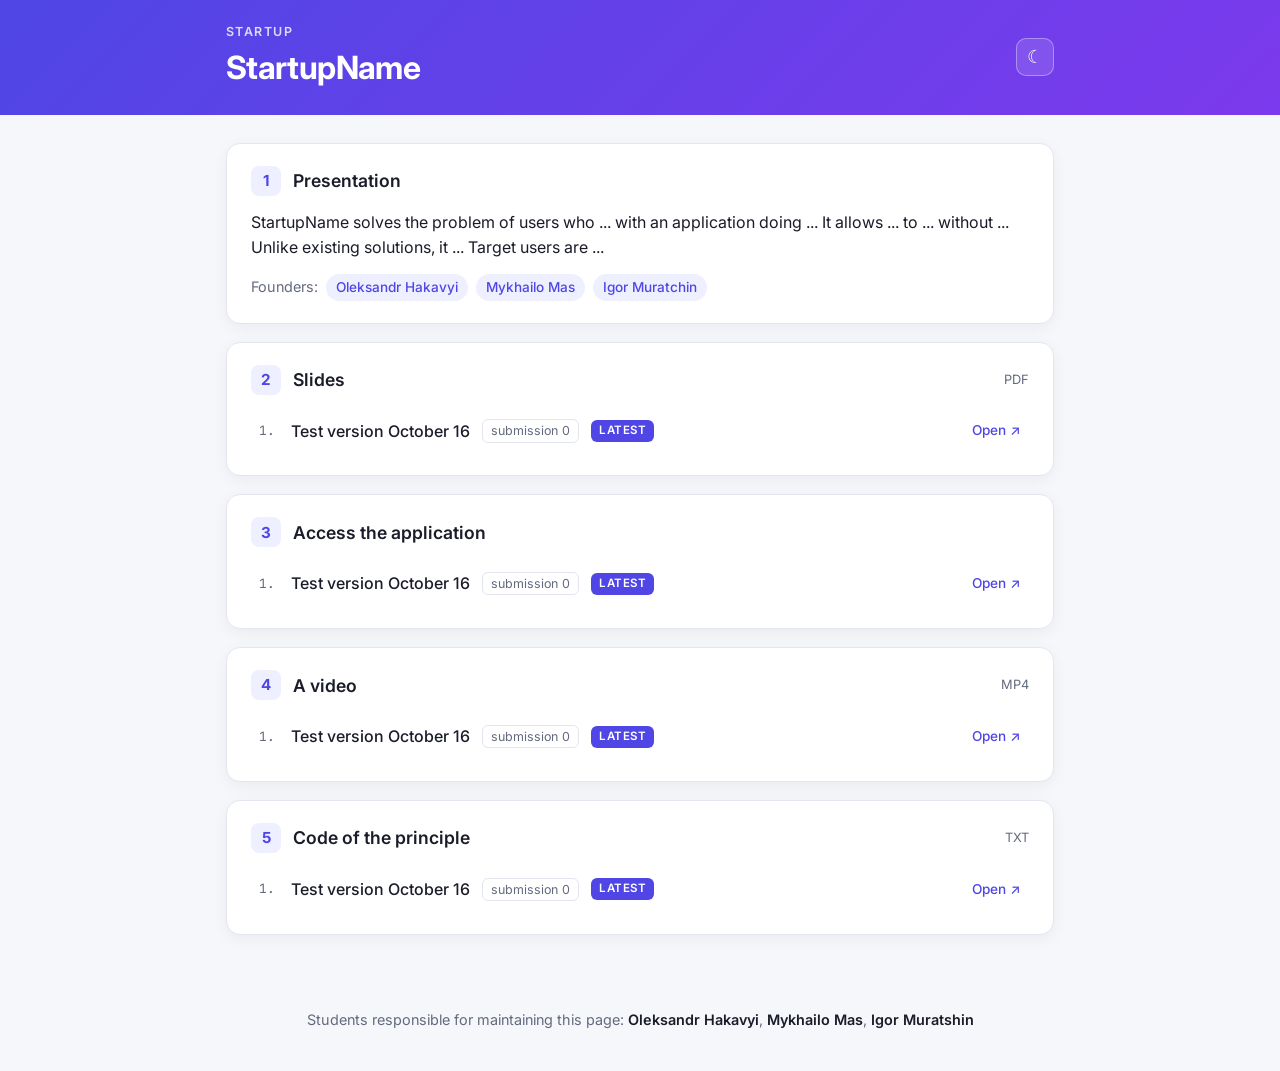
<file: index.html>
<!doctype html>
<html lang="en">
  <head>
    <meta charset="UTF-8" />
    <meta name="viewport" content="width=device-width, initial-scale=1.0" />
    <title>Startup StartupName</title>

    <link rel="preconnect" href="https://fonts.googleapis.com" />
    <link rel="preconnect" href="https://fonts.gstatic.com" crossorigin />
    <link
      rel="stylesheet"
      href="https://fonts.googleapis.com/css2?family=Inter:wght@400;500;600;700&family=JetBrains+Mono:wght@500&display=swap"
    />
    <link rel="stylesheet" href="src/css/style.css" />
    <script src="src/js/theme.js"></script>
  </head>

  <body>
    <header class="site-header">
      <div class="container">
        <div>
          <div class="site-header__label">Startup</div>
          <h1>StartupName</h1>
        </div>
        <button
          id="theme-toggle"
          class="theme-toggle"
          type="button"
          aria-label="Toggle light/dark theme"
        ></button>
      </div>
    </header>

    <main class="container">
      <ol class="sections">
        <!-- 1. Presentation -->
        <li class="section">
          <div class="section__header">
            <h2>Presentation</h2>
          </div>
          <p class="pitch">
            StartupName solves the problem of users who ... with an application
            doing ... It allows ... to ... without ... Unlike existing
            solutions, it ... Target users are ...
          </p>
          <div class="founders">
            Founders:
            <span class="chip">Oleksandr Hakavyi</span>
            <span class="chip">Mykhailo Mas</span>
            <span class="chip">Igor Muratchin</span>
          </div>
        </li>

        <!-- 2. Slides -->
        <li class="section">
          <div class="section__header">
            <h2>Slides</h2>
            <span class="section__format">PDF</span>
          </div>
          <ol class="versions">
            <li>
              <a
                class="version"
                href="slides/slides_v1.pdf"
                target="_blank"
                rel="noopener"
              >
                <span class="version__date">Test version October 16</span>
                <span class="version__submission">submission 0</span>
                <span class="version__action">Open ↗</span>
              </a>
            </li>
          </ol>
        </li>

        <!-- 3. Application -->
        <li class="section">
          <div class="section__header">
            <h2>Access the application</h2>
          </div>
          <ol class="versions">
            <li>
              <a
                class="version"
                href="app/index.html"
                target="_blank"
                rel="noopener"
              >
                <span class="version__date">Test version October 16</span>
                <span class="version__submission">submission 0</span>
                <span class="version__action">Open ↗</span>
              </a>
            </li>
          </ol>
        </li>

        <!-- 4. Video -->
        <li class="section">
          <div class="section__header">
            <h2>A video</h2>
            <span class="section__format">MP4</span>
          </div>
          <ol class="versions">
            <li>
              <a
                class="version"
                href="video/video_v1.mp4"
                target="_blank"
                rel="noopener"
              >
                <span class="version__date">Test version October 16</span>
                <span class="version__submission">submission 0</span>
                <span class="version__action">Open ↗</span>
              </a>
            </li>
          </ol>
        </li>

        <!-- 5. Code of the principle -->
        <li class="section">
          <div class="section__header">
            <h2>Code of the principle</h2>
            <span class="section__format">TXT</span>
          </div>
          <ol class="versions">
            <li>
              <a
                class="version"
                href="code/view.html?file=../app/index.html"
                target="_blank"
                rel="noopener"
              >
                <span class="version__date">Test version October 16</span>
                <span class="version__submission">submission 0</span>
                <span class="version__action">Open ↗</span>
              </a>
            </li>
          </ol>
        </li>
      </ol>
    </main>

    <footer class="site-footer">
      Students responsible for maintaining this page:
      <strong>Oleksandr Hakavyi</strong>, <strong>Mykhailo Mas</strong>,
      <strong>Igor Muratshin</strong>
    </footer>
  </body>
</html>
</file>
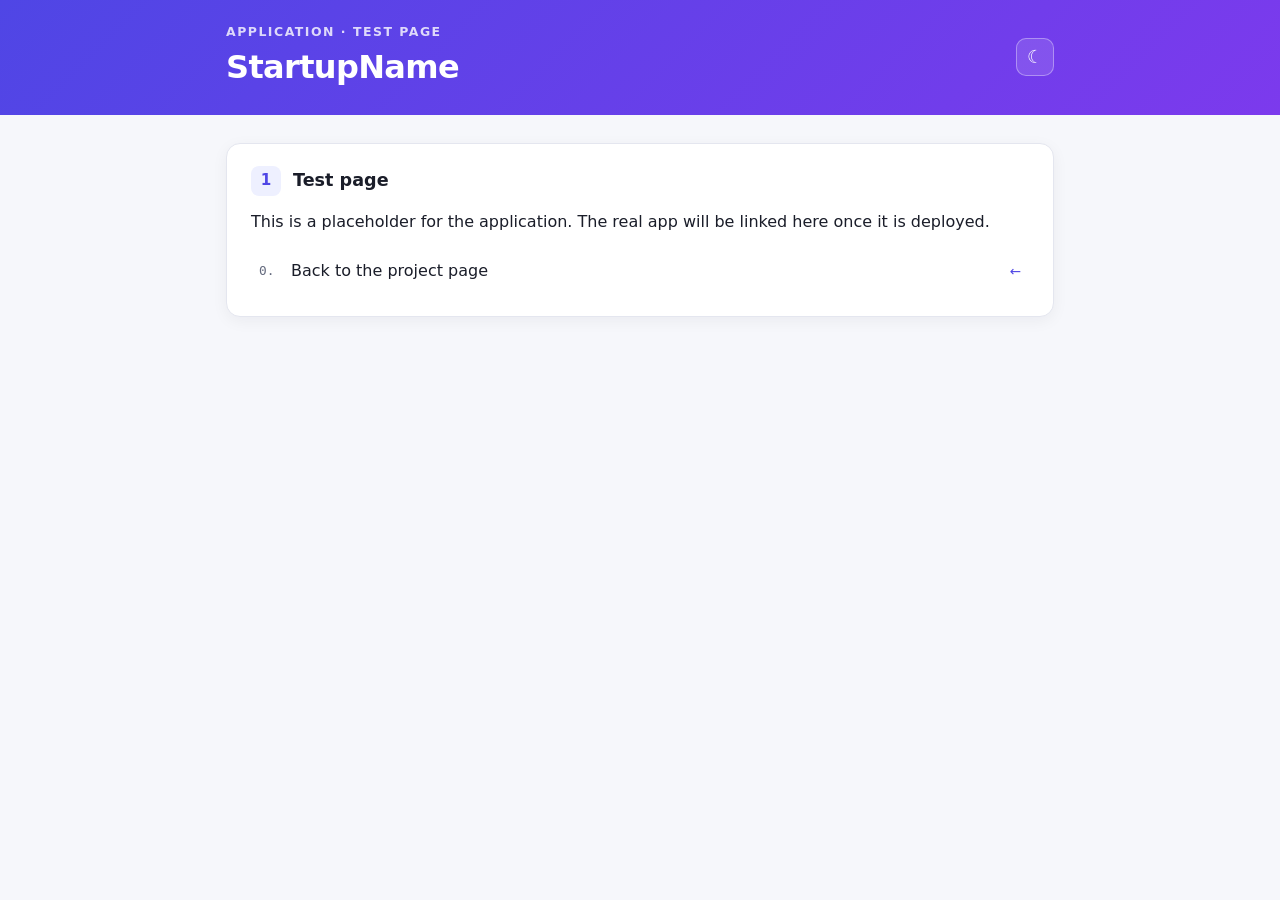
<file: app/index.html>
<!doctype html>
<html lang="en">
  <head>
    <meta charset="UTF-8" />
    <meta name="viewport" content="width=device-width, initial-scale=1.0" />
    <title>StartupName App (test)</title>
    <link rel="stylesheet" href="../src/css/style.css" />
    <script src="../src/js/theme.js"></script>
  </head>

  <body>
    <header class="site-header">
      <div class="container">
        <div>
          <div class="site-header__label">Application · test page</div>
          <h1>StartupName</h1>
        </div>
        <button id="theme-toggle" class="theme-toggle" type="button" aria-label="Toggle light/dark theme"></button>
      </div>
    </header>

    <main class="container">
      <div class="section">
        <div class="section__header">
          <h2>Test page</h2>
        </div>
        <p class="pitch">
          This is a placeholder for the application. The real app will be linked here once it is deployed.
        </p>
        <a class="version" href="../index.html">
          <span class="version__date">Back to the project page</span>
          <span class="version__action">←</span>
        </a>
      </div>
    </main>
  </body>
</html>
</file>
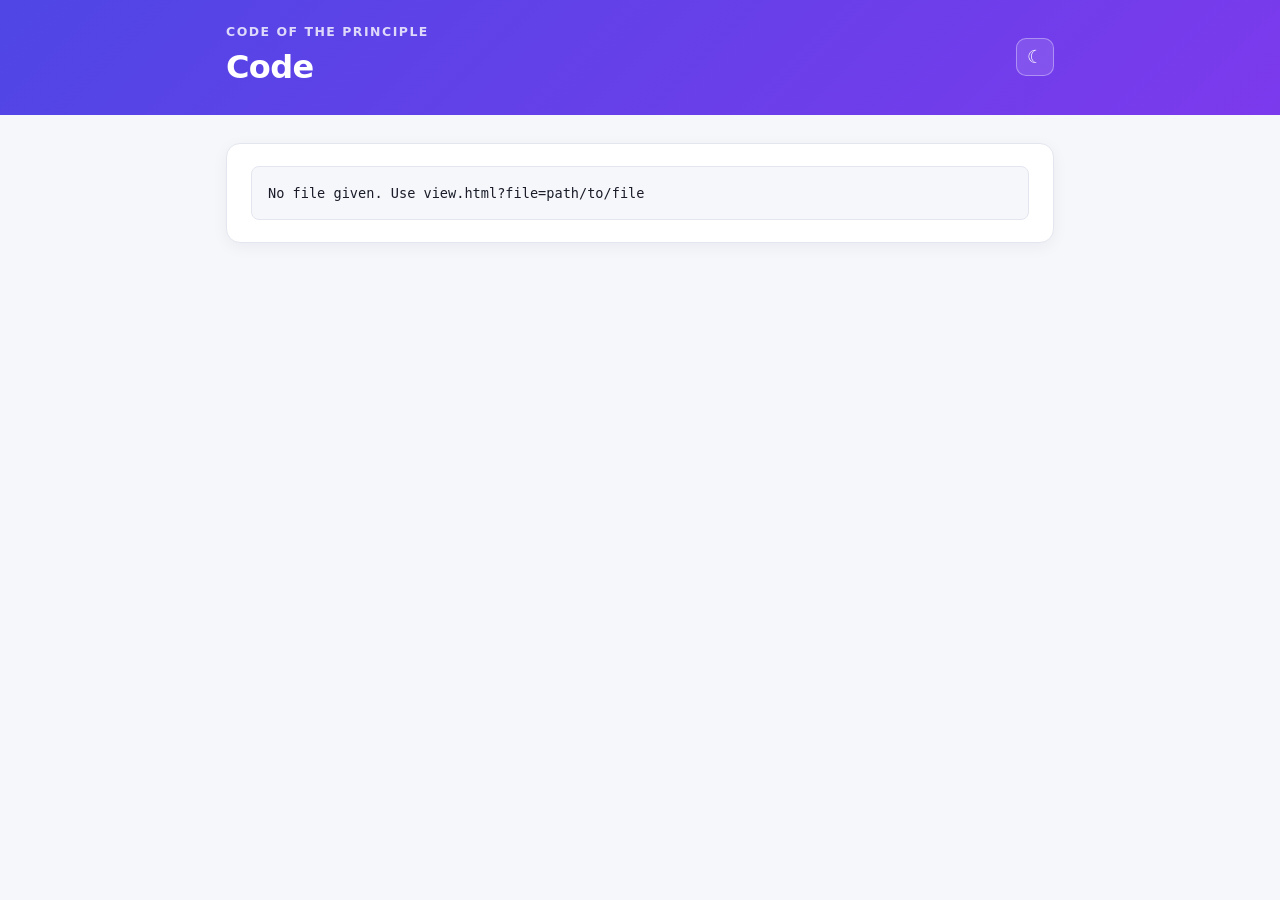
<file: code/view.html>
<!doctype html>
<html lang="en">
  <head>
    <meta charset="UTF-8" />
    <meta name="viewport" content="width=device-width, initial-scale=1.0" />
    <title>Code viewer</title>
    <link rel="stylesheet" href="../src/css/style.css" />
    <script src="../src/js/theme.js"></script>
    <style>
      .code {
        margin: 0;
        padding: 16px;
        overflow-x: auto;
        font-family: 'JetBrains Mono', ui-monospace, monospace;
        font-size: 0.85rem;
        line-height: 1.5;
        background: var(--bg);
        border: 1px solid var(--border);
        border-radius: 8px;
      }
    </style>
  </head>

  <body>
    <header class="site-header">
      <div class="container">
        <div>
          <div class="site-header__label">Code of the principle</div>
          <h1 id="file-name">Code</h1>
        </div>
        <button id="theme-toggle" class="theme-toggle" type="button" aria-label="Toggle light/dark theme"></button>
      </div>
    </header>

    <main class="container">
      <div class="section">
        <pre class="code"><code id="code">Loading…</code></pre>
      </div>
    </main>

    <script>
      // Usage: view.html?file=../app/index.html
      var file = new URLSearchParams(location.search).get('file');
      var output = document.getElementById('code');

      if (!file) {
        output.textContent = 'No file given. Use view.html?file=path/to/file';
      } else {
        document.getElementById('file-name').textContent = file.split('/').pop();
        fetch(file)
          .then(function (response) {
            if (!response.ok) throw new Error(response.status + ' ' + response.statusText);
            return response.text();
          })
          .then(function (text) {
            // Strip the auto-reload script that VS Code Live Server injects into HTML files
            output.textContent = text.replace(
              // ("\x3C" is "<", escaped so the HTML parser doesn't treat it as a tag)
              /\s*\x3C!-- Code injected by live-server -->\s*\x3Cscript>[\s\S]*?\x3C\/script>/,
              ''
            );
          })
          .catch(function (error) {
            output.textContent = 'Could not load ' + file + ' (' + error.message + ')';
          });
      }
    </script>
  </body>
</html>
</file>
<file: src/css/style.css>
/* ---------- Theme ---------- */

:root {
  color-scheme: light dark;

  --bg: light-dark(#f6f7fb, #0f1117);
  --surface: light-dark(#ffffff, #181b24);
  --text: light-dark(#1a1d29, #e7e9f0);
  --muted: light-dark(#646a7e, #9096a8);
  --border: light-dark(#e4e6ef, #2a2e3b);
  --accent: light-dark(#4f46e5, #8b85ff);
  --accent-soft: light-dark(#eef0ff, #23234a);
  --hover: light-dark(#f8f9fd, #1e2230);
  --shadow-color: light-dark(rgb(20 24 40 / 5%), transparent);

  --header-gradient: linear-gradient(135deg, #4f46e5, #7c3aed);
  --radius: 14px;
}

:root[data-theme='light'] {
  color-scheme: light;
}
:root[data-theme='dark'] {
  color-scheme: dark;
}

/* ---------- Base ---------- */

*,
*::before,
*::after {
  box-sizing: border-box;
}

body {
  margin: 0;
  font-family:
    'Inter',
    system-ui,
    -apple-system,
    'Segoe UI',
    Roboto,
    sans-serif;
  line-height: 1.55;
  color: var(--text);
  background: var(--bg);
}

.container {
  max-width: 860px;
  margin: 0 auto;
  padding: 0 16px;
}

/* ---------- Header ---------- */

.site-header {
  padding: 22px 0;
  color: #fff;
  background: var(--header-gradient);
}

.site-header .container {
  display: flex;
  align-items: center;
  justify-content: space-between;
  gap: 12px;
}

.site-header__label {
  font-size: 0.78rem;
  font-weight: 600;
  letter-spacing: 0.12em;
  text-transform: uppercase;
  opacity: 0.8;
}

.site-header h1 {
  margin: 2px 0 0;
  font-size: clamp(1.5rem, 4vw, 2rem);
  font-weight: 700;
  letter-spacing: -0.02em;
}

.theme-toggle {
  display: grid;
  place-items: center;
  flex: none;
  width: 38px;
  height: 38px;
  font-size: 1.1rem;
  color: #fff;
  background: rgb(255 255 255 / 12%);
  border: 1px solid rgb(255 255 255 / 35%);
  border-radius: 10px;
  cursor: pointer;
}

.theme-toggle:hover {
  background: rgb(255 255 255 / 22%);
}

/* ---------- Sections ---------- */

/* `main.container` beats `.container`, which would otherwise reset this padding */
main.container {
  padding-block: 28px 48px;
}

.sections {
  margin: 0;
  padding: 0;
  list-style: none;
  counter-reset: section;
}

.section {
  counter-increment: section;
  margin-bottom: 18px;
  padding: 22px 24px;
  background: var(--surface);
  border: 1px solid var(--border);
  border-radius: var(--radius);
  box-shadow: 0 4px 16px var(--shadow-color);
}

.section__header {
  display: flex;
  align-items: center;
  gap: 12px;
  margin-bottom: 14px;
}

.section__header::before {
  content: counter(section);
  display: grid;
  place-items: center;
  flex: none;
  width: 30px;
  height: 30px;
  font-size: 0.95rem;
  font-weight: 700;
  color: var(--accent);
  background: var(--accent-soft);
  border-radius: 8px;
}

.section__header h2 {
  margin: 0;
  font-size: 1.1rem;
  font-weight: 600;
}

.section__format {
  margin-left: auto;
  font-size: 0.8rem;
  color: var(--muted);
}

/* ---------- Presentation ---------- */

.pitch {
  margin: 0 0 14px;
}

.founders {
  display: flex;
  flex-wrap: wrap;
  align-items: center;
  gap: 8px;
  font-size: 0.9rem;
  color: var(--muted);
}

.chip {
  padding: 3px 10px;
  font-size: 0.85rem;
  font-weight: 500;
  color: var(--accent);
  background: var(--accent-soft);
  border-radius: 999px;
}

/* ---------- Version lists ---------- */

.versions {
  margin: 0;
  padding: 0;
  list-style: none;
  counter-reset: version;
}

.versions > li {
  counter-increment: version;
}

.versions > li + li {
  border-top: 1px solid var(--border);
}

.version {
  display: flex;
  align-items: center;
  gap: 12px;
  padding: 10px 8px;
  color: inherit;
  text-decoration: none;
  border-radius: 8px;
}

.version:hover {
  background: var(--hover);
}

.version::before {
  content: counter(version) '.';
  flex: none;
  width: 20px;
  font-family: 'JetBrains Mono', monospace;
  font-size: 0.8rem;
  color: var(--muted);
}

.version__date {
  font-weight: 500;
}

.version__submission {
  padding: 1px 8px;
  font-size: 0.78rem;
  color: var(--muted);
  border: 1px solid var(--border);
  border-radius: 6px;
}

/* "Latest" badge is added automatically to the last version of each list */
.versions > li:last-child .version::after {
  content: 'Latest';
  order: 1;
  padding: 2px 8px;
  font-size: 0.72rem;
  font-weight: 600;
  letter-spacing: 0.05em;
  text-transform: uppercase;
  color: #fff;
  background: var(--accent);
  border-radius: 6px;
}

.version__action {
  order: 2;
  margin-left: auto;
  font-size: 0.85rem;
  font-weight: 500;
  color: var(--accent);
  white-space: nowrap;
}

/* ---------- Footer ---------- */

.site-footer {
  padding: 8px 16px 40px;
  font-size: 0.9rem;
  text-align: center;
  color: var(--muted);
}

.site-footer strong {
  font-weight: 600;
  color: var(--text);
}

/* ---------- Mobile ---------- */

@media (max-width: 560px) {
  .section {
    padding: 18px 16px;
  }

  .section__format,
  .version__submission {
    display: none;
  }
}
</file>
